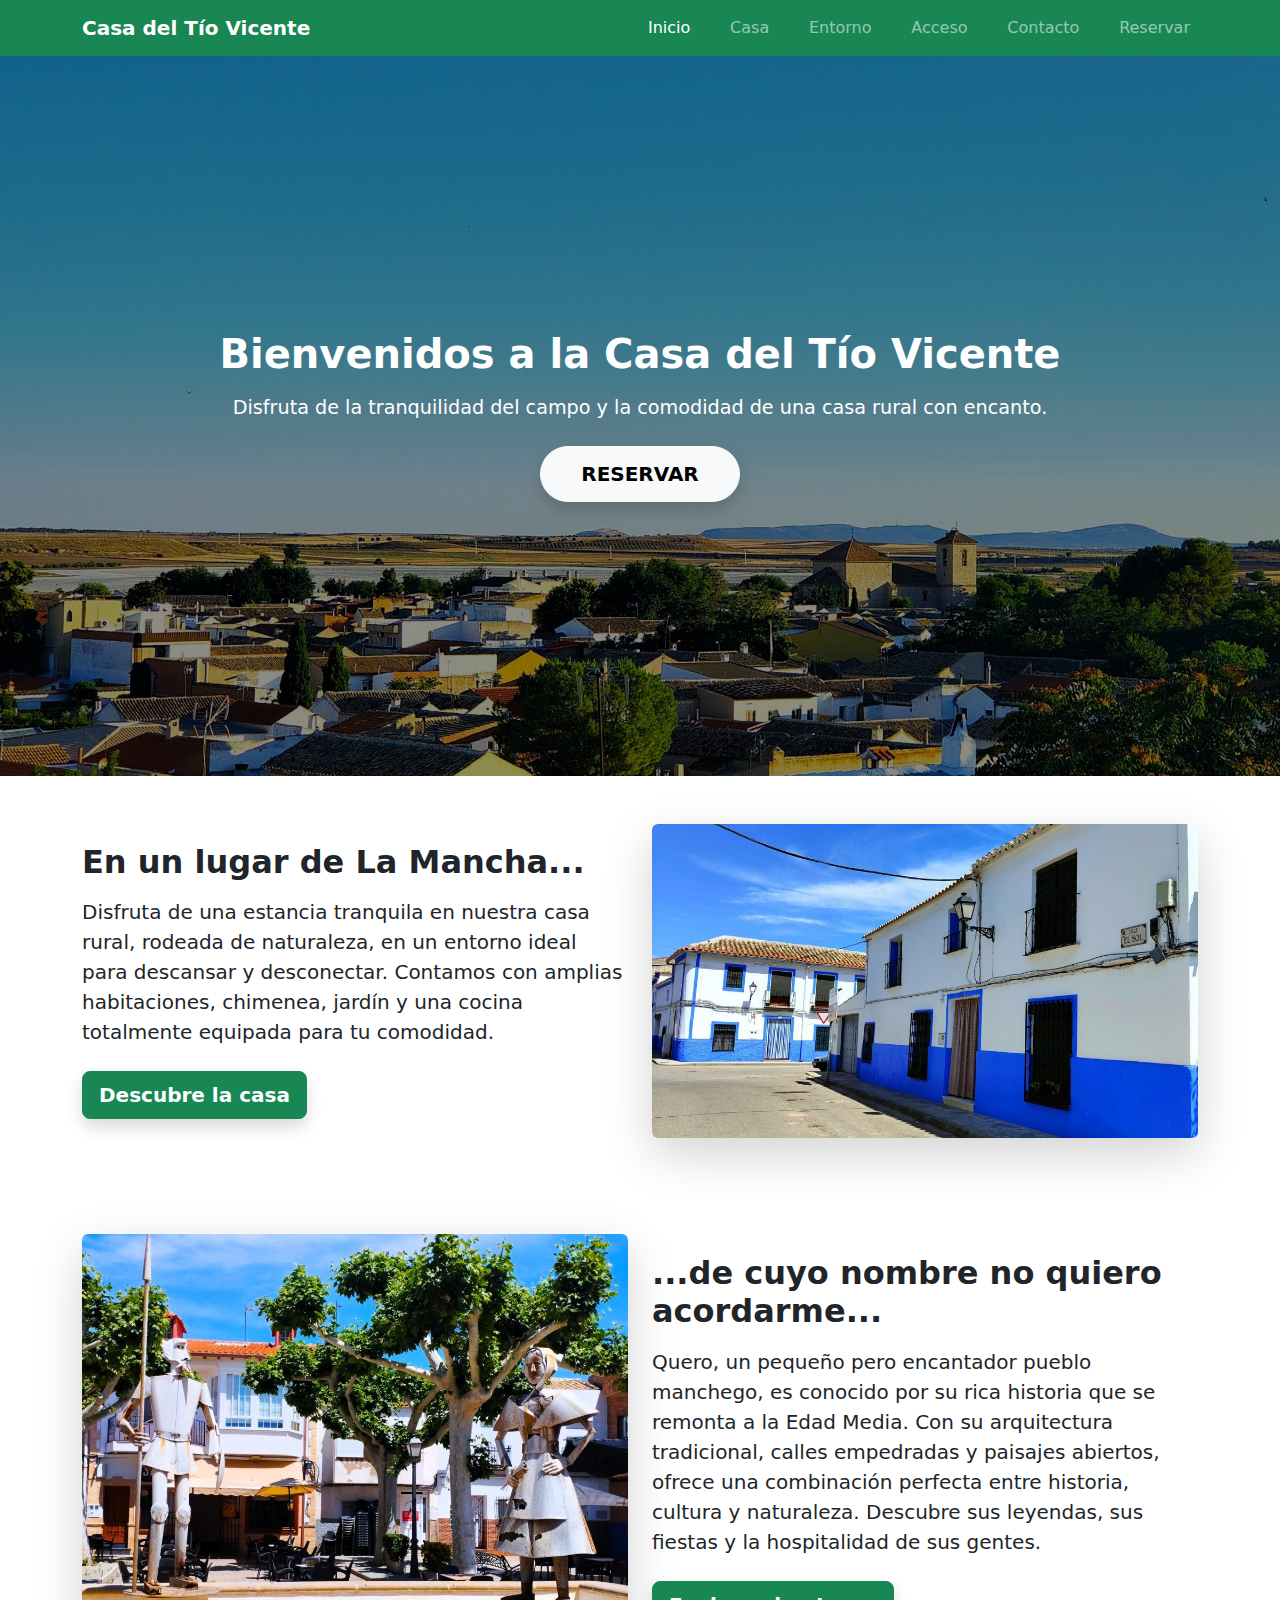
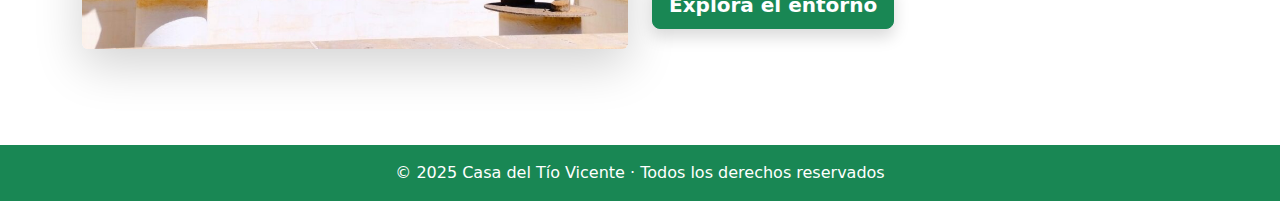
<file: index.html>
<!DOCTYPE html>
<html lang="en">
<head>
    <meta charset="UTF-8">
    <meta name="viewport" content="width=device-width, initial-scale=1.0">
    <link rel="icon" href="img/logo.png" type="image/png">
    <link rel="stylesheet" href="css/index.css">
    <link href="https://cdn.jsdelivr.net/npm/bootstrap@5.3.3/dist/css/bootstrap.min.css" rel="stylesheet">
    <title>Casa del Tío Vicente</title>
</head>
<body>
    <!-- NAVBAR -->
    <nav class="navbar navbar-expand-lg navbar-dark bg-success">
        <div class="container flex-column flex-lg-row align-items-lg-start align-items-center">
            <div class="d-flex justify-content-between align-items-center w-100">
                <a class="navbar-brand fw-bold mb-2 mb-lg-0" href="index.html">Casa del Tío Vicente</a>
                <button class="navbar-toggler" type="button" data-bs-toggle="collapse" data-bs-target="#menuPrincipal" aria-controls="menuPrincipal" aria-expanded="false" aria-label="Menú de navegación">
                    <span class="navbar-toggler-icon"></span>
                </button>
            </div>
        
            <!-- Menú -->
            <div class="collapse navbar-collapse w-100" id="menuPrincipal">
                <ul class="navbar-nav w-100 justify-content-between text-center">
                <li class="nav-item"><a class="nav-link active" href="index.html">Inicio</a></li>
                <li class="nav-item"><a class="nav-link" href="html/casa.html">Casa</a></li>
                <li class="nav-item"><a class="nav-link" href="html/entorno.html">Entorno</a></li>
                <li class="nav-item"><a class="nav-link" href="html/acceso.html">Acceso</a></li>
                <li class="nav-item"><a class="nav-link" href="html/contacto.html">Contacto</a></li>
                <li class="nav-item"><a class="nav-link" href="html/reservar.html">Reservar</a></li>
                </ul>
            </div>
        </div>
    </nav>

    <!-- CUERPO -->
    <section class="hero d-flex align-items-center justify-content-center text-center text-white">
        <div class="container">
            <h1 class="display-4 fw-bold mb-3">Bienvenidos a la Casa del Tío Vicente</h1>
            <p class="lead mb-4">Disfruta de la tranquilidad del campo y la comodidad de una casa rural con encanto.</p>
            <a href="html/reservar.html" class="btn btn-light btn-lg fw-semibold shadow">RESERVAR</a>
        </div>
    </section>
    <section class="description py-5">
        <div class="container">
            <div class="row align-items-center">
                <div class="col-lg-6 col-12 text-center text-lg-start">
                    <h2 class="fw-bold mb-3">En un lugar de La Mancha...</h2>
                    <p class="lead mb-4">Disfruta de una estancia tranquila en nuestra casa rural, rodeada de naturaleza, en un entorno ideal para descansar y desconectar. Contamos con amplias habitaciones, chimenea, jardín y una cocina totalmente equipada para tu comodidad.</p>
                    <a href="html/casa.html" class="btn btn-success btn-lg fw-semibold shadow">Descubre la casa</a>
                </div>
                <div class="col-lg-6 col-12 fade-in-right">
                    <img src="img/Fachadas-6-1024x589.jpg" alt="Casa rural Casa del Tío Vicente" class="img-fluid rounded shadow-lg">
                </div>
            </div>
        </div>
    </section>
    <section class="history py-5">
        <div class="container">
            <div class="row align-items-center">
                <div class="col-lg-6 col-12">
                    <img src="img/Plaza-de-la-Villa-2-1024x778.jpg" alt="Historia de Quero" class="img-fluid rounded shadow-lg">
                </div>
                <div class="col-lg-6 col-12 text-center text-lg-start fade-in-right order-2 order-lg-2">
                    <h2 class="fw-bold mb-3">...de cuyo nombre no quiero acordarme...</h2>
                    <p class="lead mb-4">
                    Quero, un pequeño pero encantador pueblo manchego, es conocido por su rica historia que se remonta a la Edad Media. 
                    Con su arquitectura tradicional, calles empedradas y paisajes abiertos, ofrece una combinación perfecta entre historia, 
                    cultura y naturaleza. Descubre sus leyendas, sus fiestas y la hospitalidad de sus gentes.
                    </p>
                    <a href="html/entorno.html" class="btn btn-success btn-lg fw-semibold shadow">Explora el entorno</a>
                </div>
            </div>
        </div>
    </section>  
  
    <!-- FOOTER -->
    <footer class="bg-success text-white text-center py-3 mt-5">
        <p class="mb-0">© 2025 Casa del Tío Vicente · Todos los derechos reservados</p>
    </footer>    
    <script src="https://cdn.jsdelivr.net/npm/bootstrap@5.3.3/dist/js/bootstrap.bundle.min.js"></script>
</body>
</html>
</file>
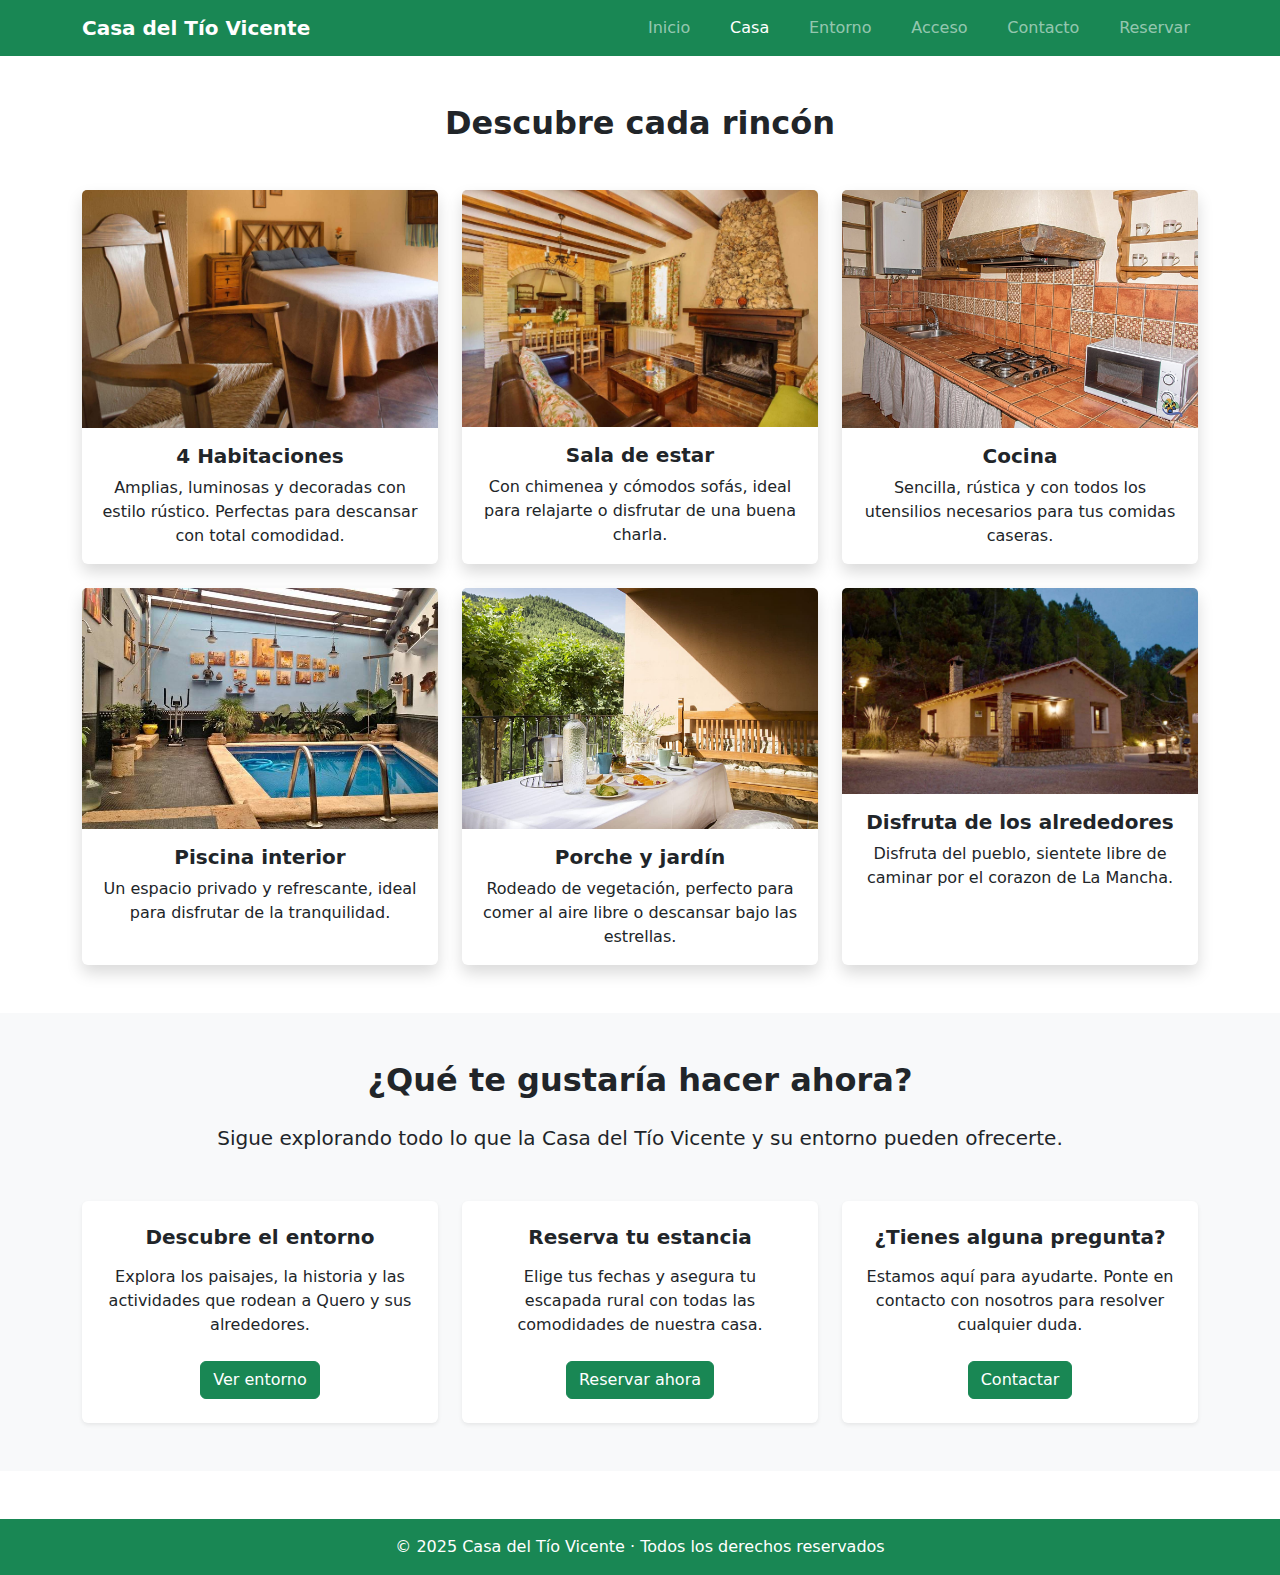
<file: html/casa.html>
<!DOCTYPE html>
<html lang="es">
<head>
    <meta charset="UTF-8">
    <meta name="viewport" content="width=device-width, initial-scale=1.0">
    <link rel="icon" href="../img/logo.png" type="image/png">
    <title>Casa del Tío Vicente - La Casa</title>
    <link rel="stylesheet" href="../css/casa.css">
    <link href="https://cdn.jsdelivr.net/npm/bootstrap@5.3.3/dist/css/bootstrap.min.css" rel="stylesheet">
</head>
<body>
    <!-- NAV -->
    <nav class="navbar navbar-expand-lg navbar-dark bg-success">
        <div class="container flex-column flex-lg-row align-items-lg-start align-items-center">
            <div class="d-flex justify-content-between align-items-center w-100">
                <a class="navbar-brand fw-bold mb-2 mb-lg-0" href="../index.html">Casa del Tío Vicente</a>
                <button class="navbar-toggler" type="button" data-bs-toggle="collapse" data-bs-target="#menuPrincipal" aria-controls="menuPrincipal" aria-expanded="false" aria-label="Menú de navegación">
                    <span class="navbar-toggler-icon"></span>
                </button>
            </div>
            <div class="collapse navbar-collapse w-100" id="menuPrincipal">
                <ul class="navbar-nav w-100 justify-content-between text-center">
                    <li class="nav-item"><a class="nav-link" href="../index.html">Inicio</a></li>
                    <li class="nav-item"><a class="nav-link active" href="casa.html">Casa</a></li>
                    <li class="nav-item"><a class="nav-link" href="entorno.html">Entorno</a></li>
                    <li class="nav-item"><a class="nav-link" href="acceso.html">Acceso</a></li>
                    <li class="nav-item"><a class="nav-link" href="contacto.html">Contacto</a></li>
                    <li class="nav-item"><a class="nav-link" href="reservar.html">Reservar</a></li>
                </ul>
            </div>
        </div>
    </nav>
  <!-- CUERPO -->
    <section class="casa-sections py-5">
        <div class="container">
            <h2 class="text-center fw-bold mb-5">Descubre cada rincón</h2>
            <div class="row g-4">
                <div class="col-md-6 col-lg-4">
                    <div class="card shadow h-100 border-0">
                        <img src="../img/Casas-rurales-Yeste-4-Pax-9-1-1.jpg" class="card-img-top" alt="Habitaciones">
                        <div class="card-body text-center">
                            <h5 class="card-title fw-bold">4 Habitaciones</h5>
                            <p class="card-text">Amplias, luminosas y decoradas con estilo rústico. Perfectas para descansar con total comodidad.</p>
                        </div>
                    </div>
                </div>
                <div class="col-md-6 col-lg-4">
                    <div class="card shadow h-100 border-0">
                        <img src="../img/Casas-rurales-Yeste-4-Pax-6-1-2.jpg" class="card-img-top" alt="Salón de estar">
                        <div class="card-body text-center">
                            <h5 class="card-title fw-bold">Sala de estar</h5>
                            <p class="card-text">Con chimenea y cómodos sofás, ideal para relajarte o disfrutar de una buena charla.</p>
                        </div>
                    </div>
                </div>
                <div class="col-md-6 col-lg-4">
                    <div class="card shadow h-100 border-0">
                        <img src="../img/Casas-rurales-Yeste-4-Pax-8-1.jpg" class="card-img-top" alt="Cocina">
                        <div class="card-body text-center">
                            <h5 class="card-title fw-bold">Cocina</h5>
                            <p class="card-text">Sencilla, rústica y con todos los utensilios necesarios para tus comidas caseras.</p>
                        </div>
                    </div>
                </div>
                <div class="col-md-6 col-lg-4">
                    <div class="card shadow h-100 border-0">
                        <img src="../img/m.jpg" class="card-img-top" alt="Piscina" height="241px">
                        <div class="card-body text-center">
                            <h5 class="card-title fw-bold">Piscina interior</h5>
                            <p class="card-text">Un espacio privado y refrescante, ideal para disfrutar de la tranquilidad.</p>
                        </div>
                    </div>
                </div>
                <div class="col-md-6 col-lg-4">
                    <div class="card shadow h-100 border-0">
                        <img src="../img/Casas-rurales-Yeste-4-Pax-28-1-1.jpg" class="card-img-top" alt="Jardín" height="241px">
                        <div class="card-body text-center">
                            <h5 class="card-title fw-bold">Porche y jardín</h5>
                            <p class="card-text">Rodeado de vegetación, perfecto para comer al aire libre o descansar bajo las estrellas.</p>
                        </div>
                    </div>
                </div>
                <div class="col-md-6 col-lg-4">
                    <div class="card shadow h-100 border-0">
                        <img src="../img/Casas-rurales-Yeste-4-Pax-16-1-1.jpg" class="card-img-top" alt="Exterior">
                        <div class="card-body text-center">
                            <h5 class="card-title fw-bold">Disfruta de los alrededores</h5>
                            <p class="card-text">Disfruta del pueblo, sientete libre de caminar por el corazon de La Mancha.</p>
                        </div>
                    </div>
                </div>
            </div>
        </div>
    </section>
    <section class="next-steps py-5 text-center bg-light">
        <div class="container">
            <h2 class="fw-bold mb-4">¿Qué te gustaría hacer ahora?</h2>
            <p class="lead mb-5">Sigue explorando todo lo que la Casa del Tío Vicente y su entorno pueden ofrecerte.</p>
            <div class="row justify-content-center g-4">
                <div class="col-md-4">
                    <div class="p-4 shadow-sm bg-white rounded h-100">
                        <h5 class="fw-bold mb-3">Descubre el entorno</h5>
                        <p>Explora los paisajes, la historia y las actividades que rodean a Quero y sus alrededores.</p>
                        <a href="entorno.html" class="btn btn-success mt-2">Ver entorno</a>
                    </div>
                </div>
                <div class="col-md-4">
                    <div class="p-4 shadow-sm bg-white rounded h-100">
                        <h5 class="fw-bold mb-3">Reserva tu estancia</h5>
                        <p>Elige tus fechas y asegura tu escapada rural con todas las comodidades de nuestra casa.</p>
                        <a href="reservar.html" class="btn btn-success mt-2">Reservar ahora</a>
                    </div>
                </div>
                <div class="col-md-4">
                    <div class="p-4 shadow-sm bg-white rounded h-100">
                        <h5 class="fw-bold mb-3">¿Tienes alguna pregunta?</h5>
                        <p>Estamos aquí para ayudarte. Ponte en contacto con nosotros para resolver cualquier duda.</p>
                        <a href="contacto.html" class="btn btn-success mt-2">Contactar</a>
                    </div>
                </div>
            </div>
        </div>
    </section>

  <!-- FOOTER -->
  <footer class="bg-success text-white text-center py-3 mt-5">
    <p class="mb-0">© 2025 Casa del Tío Vicente · Todos los derechos reservados</p>
  </footer>
  <script src="https://cdn.jsdelivr.net/npm/bootstrap@5.3.3/dist/js/bootstrap.bundle.min.js"></script>
</body>
</html>
</file>
<file: css/index.css>
.hero {
  background-image: url('../img/Vista-de-Quero-scaled.jpg');
  background-size: cover;
  background-position: center;
  background-repeat: no-repeat;
  min-height: 80vh;
  position: relative;
}

.hero::before {
  content: "";
  position: absolute;
  top: 0; left: 0;
  width: 100%; height: 100%;
  background: rgba(0, 0, 0, 0.45);
}

.hero .container {
  position: relative;
  z-index: 1;
}

.hero h1 {
  font-size: 2.5rem;
}

.hero p {
  font-size: 1.2rem;
}

.hero .btn {
  border-radius: 30px;
  padding: 0.6em 2em;
  transition: background-color 0.3s ease, transform 0.2s ease;
}

.hero .btn:hover {
  background-color: #e9ecef;
  color: #198754;
  transform: scale(1.05);
}
</file>
<file: css/casa.css>
/* === ESTILOS GENERALES DE LA PÁGINA CASA === */
body {
  font-family: 'Arial', sans-serif;
  background-color: #f9f9f9;
  color: #333;
  line-height: 1.6;
}
section.bg-light {
  background-color: #f8f9fa;
}
/* === SECCIÓN PARTES DE LA CASA === */
section.partes-casa {
  padding: 80px 0;
}

section.partes-casa h2 {
  font-size: 2.5rem;
  margin-bottom: 30px;
  text-align: center;
  color: #198754;
}

section.partes-casa .row {
  display: flex;
  flex-wrap: wrap;
  gap: 40px;
}

section.partes-casa .col-md-6 {
  flex: 1;
  transition: transform 0.3s ease;
}

section.partes-casa .col-md-6:hover {
  transform: translateY(-5px);
}

section.partes-casa img {
  width: 100%;
  height: 300px;
  object-fit: cover;
  border-radius: 12px;
  box-shadow: 0 8px 20px rgba(0, 0, 0, 0.1);
}

section.partes-casa .descripcion {
  padding: 20px;
}

section.partes-casa .descripcion h3 {
  font-size: 1.8rem;
  margin-bottom: 15px;
}

section.partes-casa .descripcion p {
  font-size: 1.1rem;
  color: #555;
}

section.partes-casa .btn {
  font-size: 1.1rem;
  padding: 10px 30px;
  border-radius: 30px;
  background-color: #198754;
  color: white;
  transition: background-color 0.3s ease;
}

section.partes-casa .btn:hover {
  background-color: #155d41;
}
</file>
